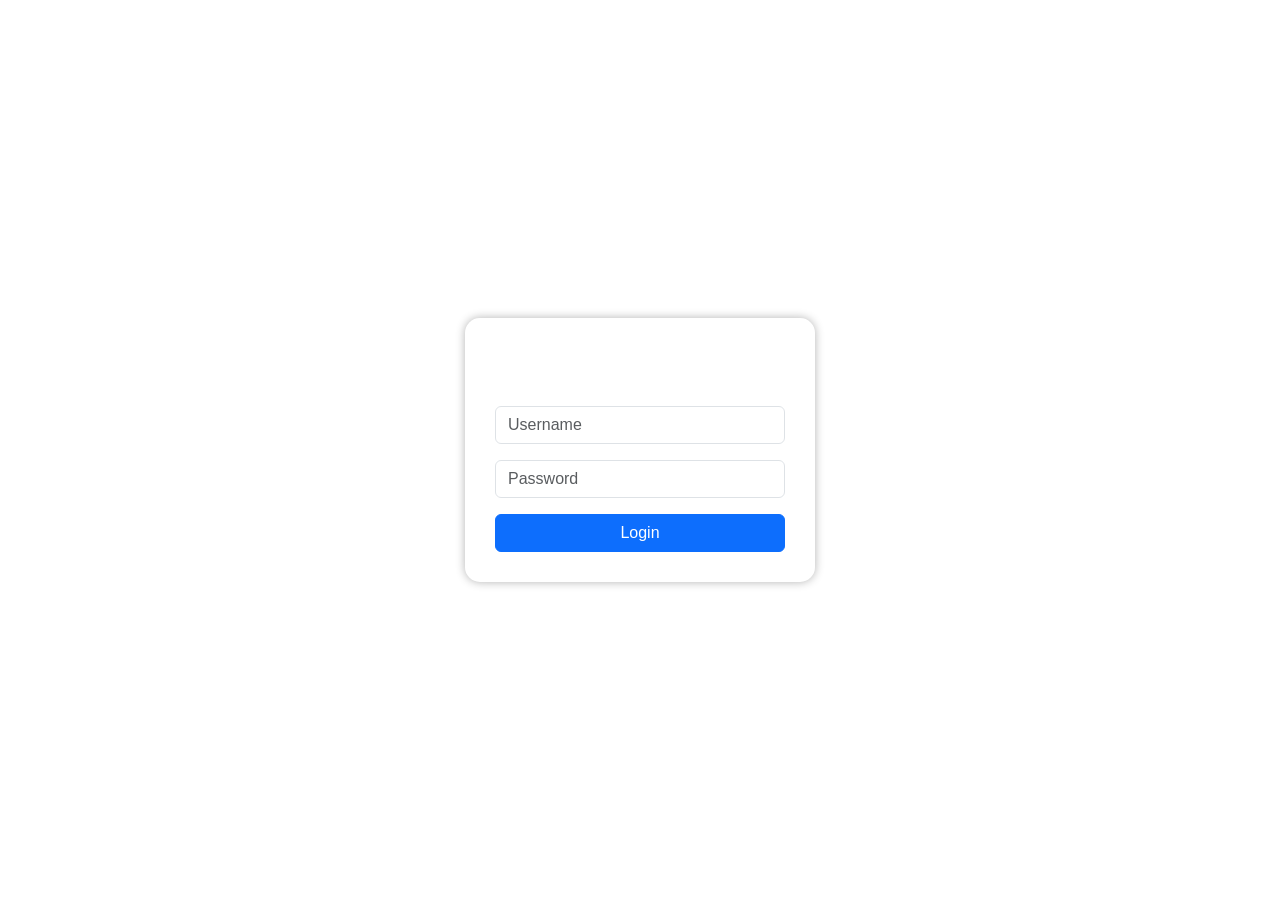
<file: index.html>
<!DOCTYPE html>
<html>

<head>
    <title>MSRDC Login</title>

    <link href="https://cdn.jsdelivr.net/npm/bootstrap@5.3.3/dist/css/bootstrap.min.css" rel="stylesheet">

    <link rel="stylesheet" href="style.css">
</head>

<body class="login-body">

    <div class="login-box">

        <h2>MSRDC LOGIN</h2>

        <input type="text" placeholder="Username" class="form-control mb-3">

        <input type="password" placeholder="Password" class="form-control mb-3">

        <button class="btn btn-primary w-100">
            Login
        </button>

    </div>

</body>

</html>
</file>
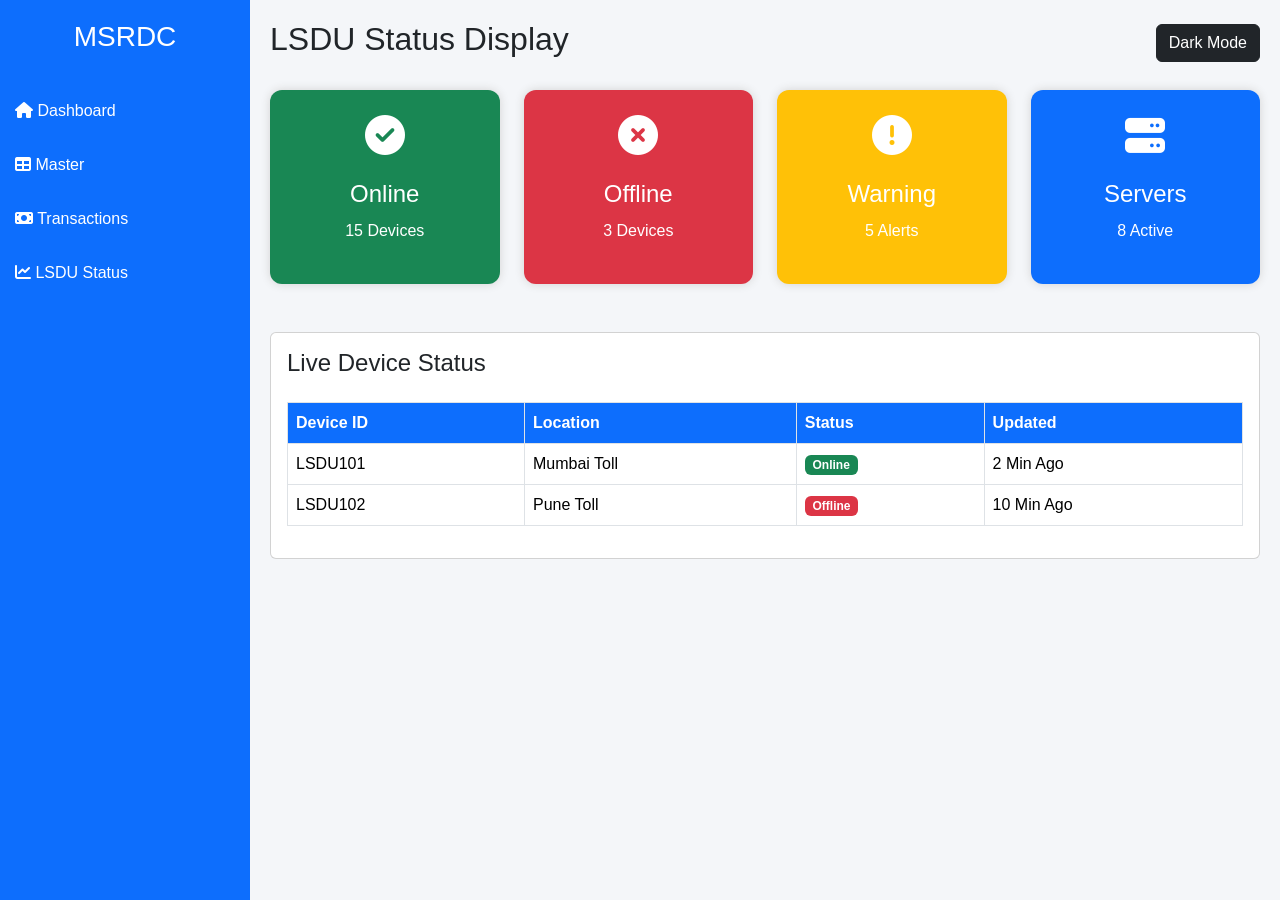
<file: lsdu.html>
<!DOCTYPE html>
<html>

<head>

    <title>LSDU Status</title>

    <link href="https://cdn.jsdelivr.net/npm/bootstrap@5.3.3/dist/css/bootstrap.min.css" rel="stylesheet">

    <link rel="stylesheet"
        href="https://cdnjs.cloudflare.com/ajax/libs/font-awesome/6.5.1/css/all.min.css">

    <link rel="stylesheet" href="style.css">

</head>

<body>

    <!-- SIDEBAR -->

    <div class="sidebar">

        <h3 class="logo">MSRDC</h3>

        <ul>

            <li>
                <a href="dashboard.html">
                    <i class="fa fa-home"></i>
                    Dashboard
                </a>
            </li>

            <li>
                <a href="master.html">
                    <i class="fa fa-table"></i>
                    Master
                </a>
            </li>

            <li>
                <a href="transaction.html">
                    <i class="fa fa-money-bill"></i>
                    Transactions
                </a>
            </li>

            <li>
                <a href="lsdu.html">
                    <i class="fa fa-chart-line"></i>
                    LSDU Status
                </a>
            </li>

        </ul>

    </div>


    <!-- MAIN -->

    <div class="main-content">

        <div class="topbar">

            <h2>LSDU Status Display</h2>

            <button class="btn btn-dark" id="darkBtn">
                Dark Mode
            </button>

        </div>


        <!-- STATUS CARDS -->

        <div class="row mt-4">

            <div class="col-md-3">

                <div class="status-card bg-success">

                    <i class="fa fa-check-circle"></i>

                    <h4>Online</h4>

                    <p>15 Devices</p>

                </div>

            </div>


            <div class="col-md-3">

                <div class="status-card bg-danger">

                    <i class="fa fa-times-circle"></i>

                    <h4>Offline</h4>

                    <p>3 Devices</p>

                </div>

            </div>


            <div class="col-md-3">

                <div class="status-card bg-warning">

                    <i class="fa fa-exclamation-circle"></i>

                    <h4>Warning</h4>

                    <p>5 Alerts</p>

                </div>

            </div>


            <div class="col-md-3">

                <div class="status-card bg-primary">

                    <i class="fa fa-server"></i>

                    <h4>Servers</h4>

                    <p>8 Active</p>

                </div>

            </div>

        </div>


        <!-- LIVE STATUS TABLE -->

        <div class="card mt-5 p-3">

            <h4>Live Device Status</h4>

            <table class="table table-bordered mt-3">

                <tr>

                    <th>Device ID</th>
                    <th>Location</th>
                    <th>Status</th>
                    <th>Updated</th>

                </tr>


                <tr>

                    <td>LSDU101</td>
                    <td>Mumbai Toll</td>

                    <td>
                        <span class="badge bg-success">
                            Online
                        </span>
                    </td>

                    <td>2 Min Ago</td>

                </tr>


                <tr>

                    <td>LSDU102</td>
                    <td>Pune Toll</td>

                    <td>
                        <span class="badge bg-danger">
                            Offline
                        </span>
                    </td>

                    <td>10 Min Ago</td>

                </tr>

            </table>

        </div>

    </div>


    <script src="script.js"></script>

</body>

</html>
</file>
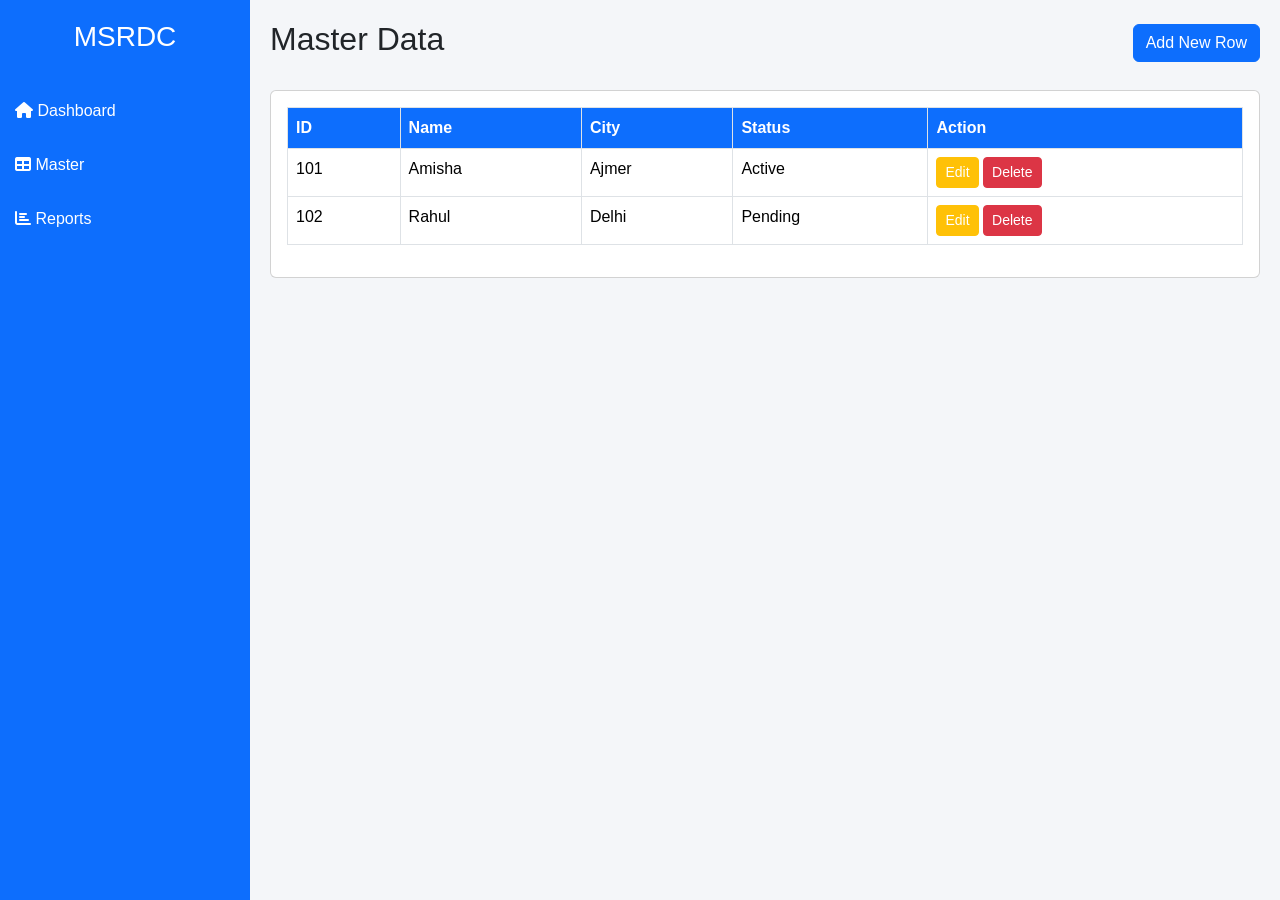
<file: master.html>
<!DOCTYPE html>
<html>

<head>

    <title>Master Page</title>

    <link href="https://cdn.jsdelivr.net/npm/bootstrap@5.3.3/dist/css/bootstrap.min.css" rel="stylesheet">

    <link rel="stylesheet"
        href="https://cdnjs.cloudflare.com/ajax/libs/font-awesome/6.5.1/css/all.min.css">

    <link rel="stylesheet" href="style.css">

</head>

<body>

    <!-- SIDEBAR -->

    <div class="sidebar">

        <h3 class="logo">MSRDC</h3>

        <ul>

            <li>
                <a href="dashboard.html">
                    <i class="fa fa-home"></i>
                    Dashboard
                </a>
            </li>

            <li>
                <a href="master.html">
                    <i class="fa fa-table"></i>
                    Master
                </a>
            </li>

            <li>
                <a href="#">
                    <i class="fa fa-chart-bar"></i>
                    Reports
                </a>
            </li>

        </ul>

    </div>


    <!-- MAIN -->

    <div class="main-content">

        <div class="topbar">

            <h2>Master Data</h2>

            <button class="btn btn-primary" data-bs-toggle="modal"
                data-bs-target="#addModal">

                Add New Row

            </button>

        </div>


        <!-- TABLE -->

        <div class="card p-3 mt-4">

            <table class="table table-bordered">

                <tr>

                    <th>ID</th>
                    <th>Name</th>
                    <th>City</th>
                    <th>Status</th>
                    <th>Action</th>

                </tr>


                <tr>

                    <td>101</td>
                    <td>Amisha</td>
                    <td>Ajmer</td>
                    <td>Active</td>

                    <td>

                        <button class="btn btn-warning btn-sm">
                            Edit
                        </button>

                        <button class="btn btn-danger btn-sm">
                            Delete
                        </button>

                    </td>

                </tr>


                <tr>

                    <td>102</td>
                    <td>Rahul</td>
                    <td>Delhi</td>
                    <td>Pending</td>

                    <td>

                        <button class="btn btn-warning btn-sm">
                            Edit
                        </button>

                        <button class="btn btn-danger btn-sm">
                            Delete
                        </button>

                    </td>

                </tr>

            </table>

        </div>

    </div>


    <!-- MODAL -->

    <div class="modal fade" id="addModal">

        <div class="modal-dialog">

            <div class="modal-content">

                <div class="modal-header">

                    <h4>Add New User</h4>

                    <button class="btn-close"
                        data-bs-dismiss="modal">

                    </button>

                </div>


                <div class="modal-body">

                    <input type="text"
                        placeholder="Enter Name"
                        class="form-control mb-3">

                    <input type="text"
                        placeholder="Enter City"
                        class="form-control mb-3">

                    <select class="form-control">

                        <option>Active</option>
                        <option>Pending</option>

                    </select>

                </div>


                <div class="modal-footer">

                    <button class="btn btn-success">
                        Save
                    </button>

                </div>

            </div>

        </div>

    </div>


    <script src="https://cdn.jsdelivr.net/npm/bootstrap@5.3.3/dist/js/bootstrap.bundle.min.js"></script>

</body>

</html>
</file>
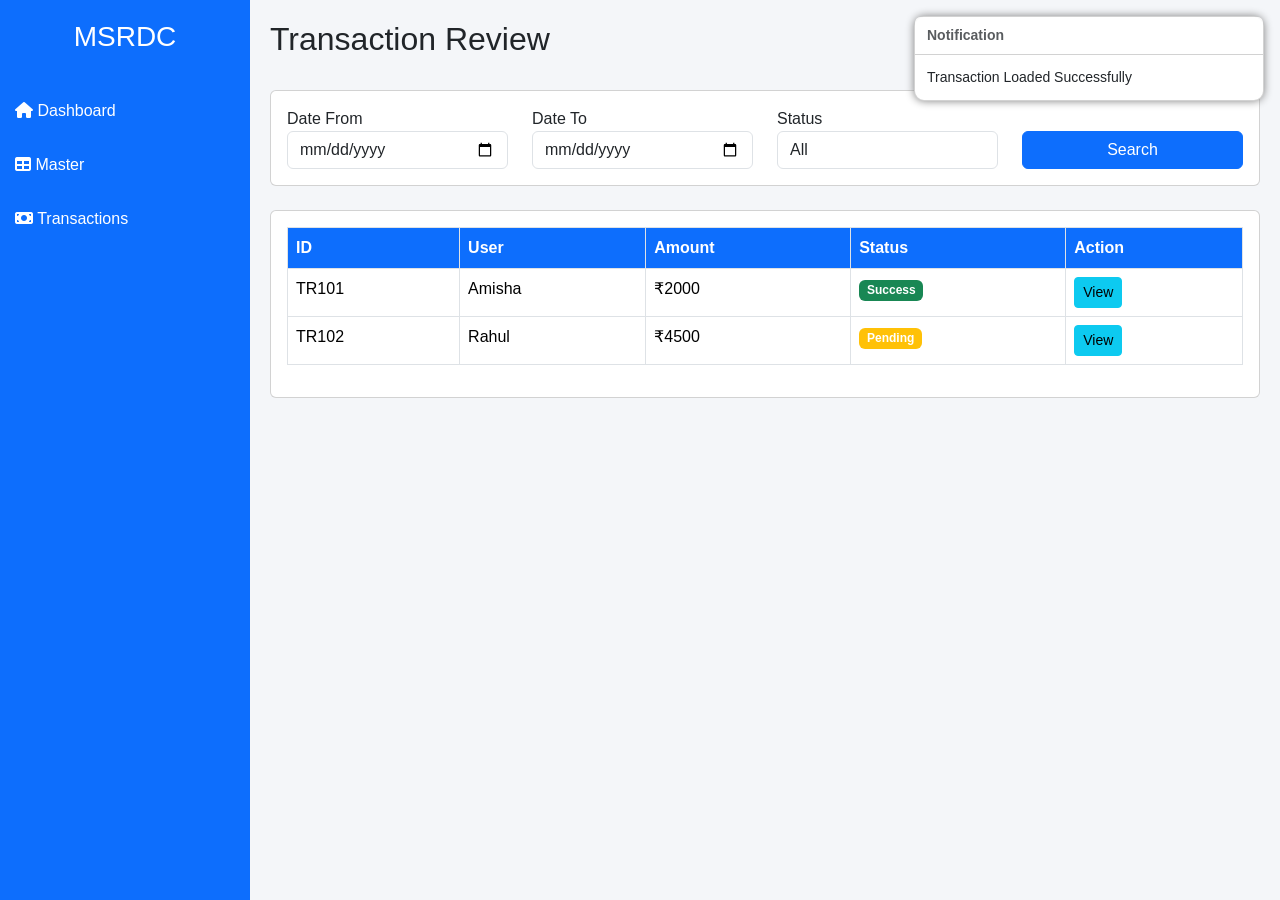
<file: transaction.html>
<!DOCTYPE html>
<html>

<head>

    <title>Transaction Review</title>

    <link href="https://cdn.jsdelivr.net/npm/bootstrap@5.3.3/dist/css/bootstrap.min.css" rel="stylesheet">

    <link rel="stylesheet"
        href="https://cdnjs.cloudflare.com/ajax/libs/font-awesome/6.5.1/css/all.min.css">

    <link rel="stylesheet" href="style.css">

</head>

<body>

    <!-- SIDEBAR -->

    <div class="sidebar">

        <h3 class="logo">MSRDC</h3>

        <ul>

            <li>
                <a href="dashboard.html">
                    <i class="fa fa-home"></i>
                    Dashboard
                </a>
            </li>

            <li>
                <a href="master.html">
                    <i class="fa fa-table"></i>
                    Master
                </a>
            </li>

            <li>
                <a href="transaction.html">
                    <i class="fa fa-money-bill"></i>
                    Transactions
                </a>
            </li>

        </ul>

    </div>


    <!-- MAIN CONTENT -->

    <div class="main-content">

        <div class="topbar">

            <h2>Transaction Review</h2>

            <button class="btn btn-success">
                Export Report
            </button>

        </div>


        <!-- FILTER BOX -->

        <div class="card p-3 mt-4">

            <div class="row">

                <div class="col-md-3">

                    <label>Date From</label>

                    <input type="date" class="form-control">

                </div>


                <div class="col-md-3">

                    <label>Date To</label>

                    <input type="date" class="form-control">

                </div>


                <div class="col-md-3">

                    <label>Status</label>

                    <select class="form-control">

                        <option>All</option>
                        <option>Success</option>
                        <option>Pending</option>

                    </select>

                </div>


                <div class="col-md-3 d-flex align-items-end">

                    <button class="btn btn-primary w-100">
                        Search
                    </button>

                </div>

            </div>

        </div>


        <!-- TRANSACTION TABLE -->

        <div class="card mt-4 p-3">

            <table class="table table-bordered table-hover">

                <tr>

                    <th>ID</th>
                    <th>User</th>
                    <th>Amount</th>
                    <th>Status</th>
                    <th>Action</th>

                </tr>


                <tr>

                    <td>TR101</td>
                    <td>Amisha</td>
                    <td>₹2000</td>

                    <td>
                        <span class="badge bg-success">
                            Success
                        </span>
                    </td>

                    <td>

                        <button class="btn btn-info btn-sm">
                            View
                        </button>

                    </td>

                </tr>


                <tr>

                    <td>TR102</td>
                    <td>Rahul</td>
                    <td>₹4500</td>

                    <td>
                        <span class="badge bg-warning">
                            Pending
                        </span>
                    </td>

                    <td>

                        <button class="btn btn-info btn-sm">
                            View
                        </button>

                    </td>

                </tr>

            </table>

        </div>

    </div>
    <!-- NOTIFICATION -->

<div class="toast-container position-fixed top-0 end-0 p-3">

    <div class="toast show">

        <div class="toast-header">

            <strong class="me-auto">
                Notification
            </strong>

        </div>

        <div class="toast-body">

            Transaction Loaded Successfully

        </div>

    </div>

</div>

</body>

</html>
</file>
<file: style.css>
body{
    margin:0;
    font-family: Arial;
}

.login-body{
    background:url('https://images.unsplash.com/photo-1497366754035-f200968a6e72?q=80&w=1200') no-repeat center center/cover;

    height:100vh;

    display:flex;

    justify-content:center;

    align-items:center;
}

.login-box{
    width:350px;

    padding:30px;

    border-radius:15px;

    background:rgba(255,255,255,0.2);

    backdrop-filter:blur(10px);

    color:white;

    box-shadow:0px 0px 10px rgba(0,0,0,0.3);
}

.login-box h2{
    text-align:center;
    margin-bottom:20px;
}
.sidebar{
    width:250px;
    height:100vh;
    background:#0d6efd;
    position:fixed;
    color:white;
    padding-top:20px;
}

.logo{
    text-align:center;
    margin-bottom:30px;
}

.sidebar ul{
    list-style:none;
    padding:0;
}

.sidebar ul li{
    padding:15px;
}

.sidebar ul li a{
    color:white;
    text-decoration:none;
    display:block;
}

.sidebar ul li:hover{
    background:rgba(255,255,255,0.2);
    transform:translateX(5px);
    transition:0.3s;
}

.main-content{
    margin-left:250px;
    padding:20px;
    background:#f4f6f9;
    min-height:100vh;
}

.topbar{
    display:flex;
    justify-content:space-between;
    align-items:center;
}

.dashboard-card{
    padding:20px;
    border:none;
    border-radius:10px;
    box-shadow:0px 0px 8px lightgray;
}

.dashboard-card h2{
    margin-top:10px;
    color:#0d6efd;
}


/* DARK MODE */

.dark-mode{
    background:#121212 !important;
    color:white;
}

.dark-mode .main-content{
    background:#1e1e1e;
}

.dark-mode .card{
    background:#2a2a2a;
    color:white;
}

.dark-mode table{
    color:white;
}
table th{
    background:#0d6efd !important;
    color:white !important;
}

.btn-warning{
    color:white;
}
.toast{
    background:white;
    border-radius:10px;
    box-shadow:0px 0px 8px gray;
}

.table-hover tr:hover{
    background:#f2f2f2;
}
.status-card{
    color:white;
    padding:25px;
    border-radius:12px;
    text-align:center;
    box-shadow:0px 0px 10px lightgray;
}

.status-card i{
    font-size:40px;
    margin-bottom:15px;
}

.status-card h4{
    margin:10px 0;
}
@media(max-width:768px){

    .sidebar{
        width:100%;
        height:auto;
        position:relative;
    }

    .main-content{
        margin-left:0;
    }

    .topbar{
        flex-direction:column;
        gap:15px;
    }

}
.top-right{
    display:flex;
    align-items:center;
    gap:20px;
}

.search-box{
    border:none;
    padding:10px 15px;
    border-radius:30px;
    outline:none;
    background:white;
    width:220px;
    box-shadow:0px 0px 5px lightgray;
}

.notification-icon{
    font-size:22px;
    cursor:pointer;
}

.profile-img{
    width:40px;
    height:40px;
    border-radius:50%;
}
@media(max-width:768px){

    .top-right{
        flex-direction:column;
        width:100%;
    }

    .search-box{
        width:100%;
    }

    .dashboard-card{
        margin-bottom:20px;
    }

}
</file>
